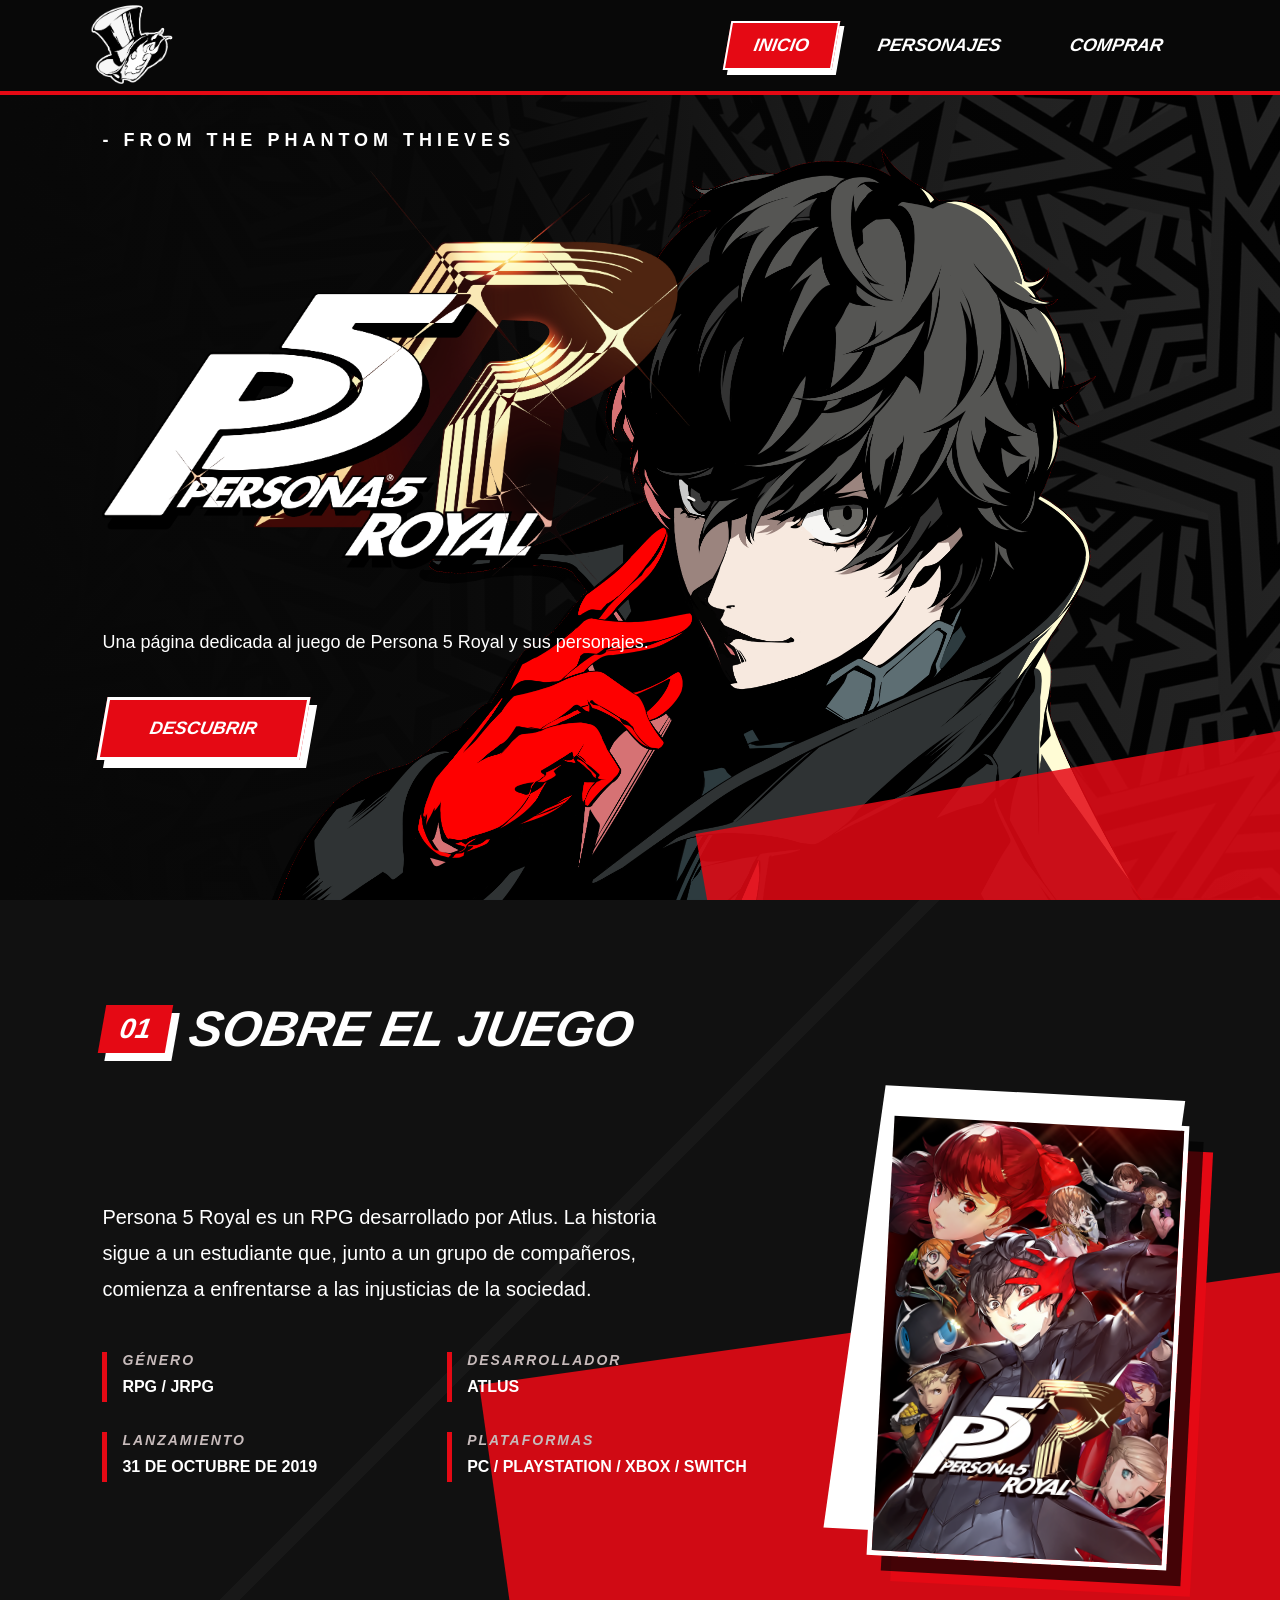
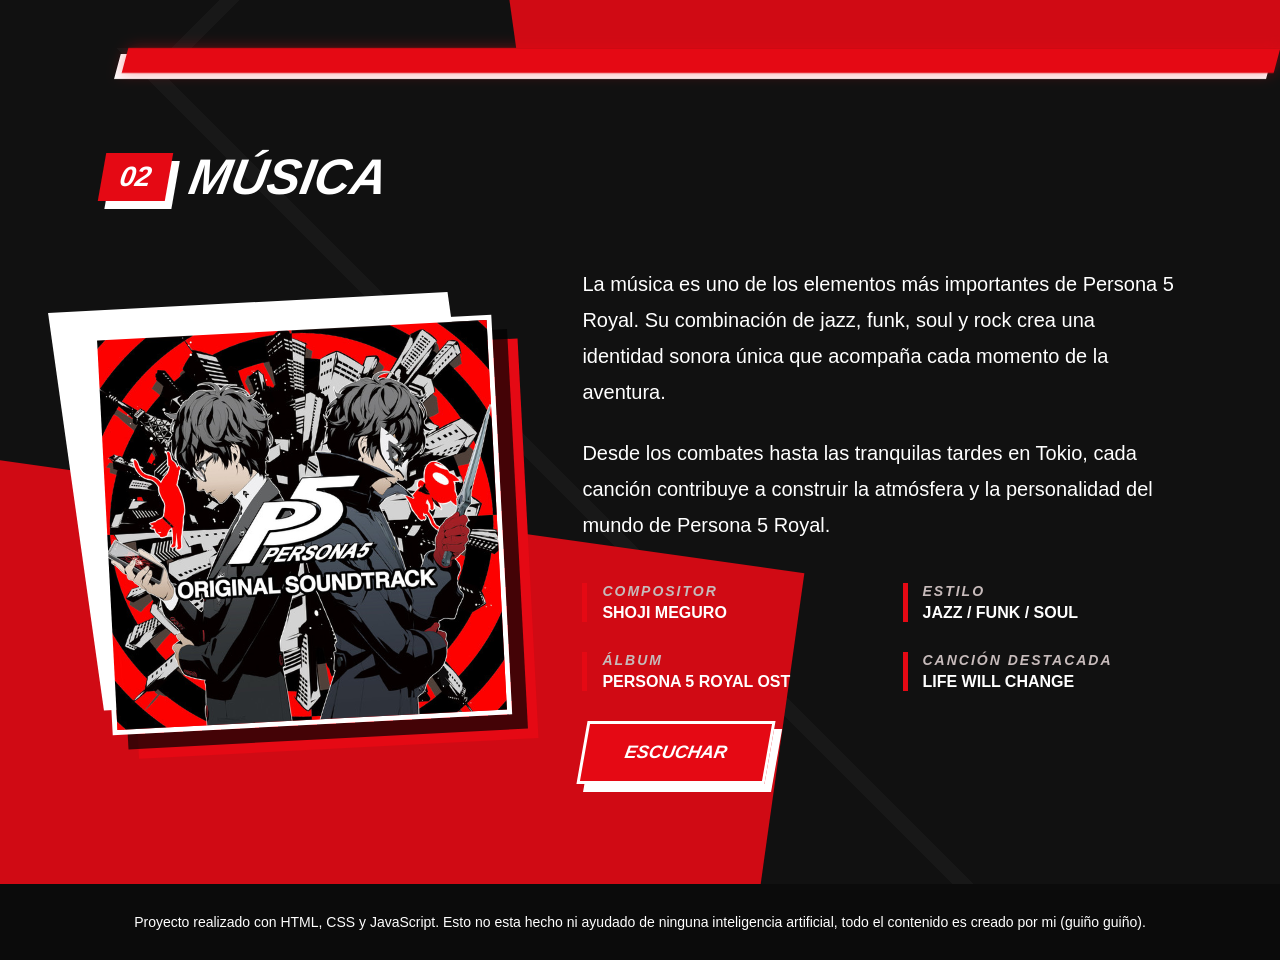
<file: index.html>
<!DOCTYPE html>
<html lang="es">

  <head>
    <meta charset="UTF-8">
    <meta name="viewport" content="width=device-width, initial-scale=1.0">

    <title>Persona 5 Royal</title>
    <link rel="icon" href="images/ui/Phantom-Thieves-of-Hearts-Logo.png" type="image/png">

    <link rel="stylesheet" href="css/style.css">
    <link rel="stylesheet" href="css/stylePersonajes.css">
    <link rel="stylesheet" href="css/animations.css">
  </head>

    <!-- | + |====================|| NAVBAR ||====================| + | -->
  <body>

    <header class="navbar">

      <a href="index.html" class="logo">
        <img
          src="images/ui/Phantom-Thieves-of-Hearts-Logo.png"
          alt="Persona 5 Royal"
        >
      </a>

    <nav class="nav-menu">
      <a href="index.html" class="nav-link active">
        INICIO
      </a>

      <a href="personajes.html" class="nav-link">
        PERSONAJES
      </a>

      <a href="https://store.steampowered.com/app/1687950/Persona_5_Royal/" target="_blank" class="nav-link">
        COMPRAR
      </a>
    </nav>

    </header>

    <!-- | + |====================|| HERO ||====================| + | -->

    <main>

      <section class="hero">

        <div class="hero-character">
          <img src="images/ui/joker-hero.png" alt="Joker hero"
          class="hero-character-image">
        </div>

        <div class="hero-content">
          <p class="hero-subtitle">
            - FROM THE PHANTOM THIEVES
          </p>
          <img
            src="images/ui/persona5-royal-logo.png"
            alt="Persona 5 Royal"
            class="hero-logo"
          >

          <p class="hero-description">
            Una página dedicada al juego de Persona 5 Royal y
            sus personajes.
          </p>

          <a href="#sobre-el-juego" class="hero-button">
            DESCUBRIR
          </a>
        </div>

      </section>

<!-- | + |====================|| SOBRE EL JUEGO (ABOUT) ||====================| + | -->

      <section id="sobre-el-juego" class="about">

        <div class="about-background-shape"></div>

        <div class="section-title">
          <span>01</span>
          <h2>SOBRE EL JUEGO</h2>
        </div>

        <div class="about-content">

          <div class="about-info">

            <p>
              Persona 5 Royal es un RPG desarrollado por Atlus.
              La historia sigue a un estudiante que, junto a un grupo
              de compañeros, comienza a enfrentarse a las injusticias
              de la sociedad.
            </p>

            <div class="game-details">

              <div class="game-detail">
                <span>GÉNERO</span>
                <p>RPG / JRPG</p>
              </div>

              <div class="game-detail">
                <span>DESARROLLADOR</span>
                <p>ATLUS</p>
              </div>

              <div class="game-detail">
                <span>LANZAMIENTO</span>
                <p>31 DE OCTUBRE DE 2019</p>
              </div>

              <div class="game-detail">
                <span>PLATAFORMAS</span>
                <p>PC / PLAYSTATION / XBOX / SWITCH</p>
              </div>

            </div>

          </div>

          <div class="about-image">
            <img
              src="images/ui/portada-persona5-royal.png"
              alt="Portada de Persona 5 Royal"
            >
          </div>

        </div>

      </section>

<!-- | + |====================|| FRANJA SEPARADORA ||====================| + | -->

      <div class="p5-divider-container">
        <div class="p5-divider-line"></div>
      </div>

<!-- | + |====================|| MÚSICA ||====================| + | -->

      <section id="musica" class="music">

        <div class="music-background-shape"></div>

          <div class="section-title">
            <span>02</span>
            <h2>MÚSICA</h2>
          </div>

          <div class="music-content">

            <div class="music-image">
              <img
                src="images/ui/music.png"
                alt="Música de Persona 5 Royal"
              >
            </div>

            <div class="music-info">
              <p>
                La música es uno de los elementos más importantes de
                Persona 5 Royal. Su combinación de jazz, funk, soul y
                rock crea una identidad sonora única que acompaña cada
                momento de la aventura.
              </p>

              <p>
                Desde los combates hasta las tranquilas tardes en Tokio,
                cada canción contribuye a construir la atmósfera y la
                personalidad del mundo de Persona 5 Royal.
              </p>

                <div class="music-details">
                  <div class="music-detail">
                    <span>COMPOSITOR</span>
                    <p>SHOJI MEGURO</p>
                  </div>

                  <div class="music-detail">
                    <span>ESTILO</span>
                    <p>JAZZ / FUNK / SOUL</p>
                  </div>

                  <div class="music-detail">
                    <span>ÁLBUM</span>
                    <p>PERSONA 5 ROYAL OST</p>
                  </div>

                  <div class="music-detail">
                    <span>CANCIÓN DESTACADA</span>
                    <p>LIFE WILL CHANGE</p>
                  </div>

                  <a href="https://open.spotify.com/intl-es/album/4pJT0WKggr4xk149X8A6KC?si=cnXYqS-QQ_GDL9rL55k0Cw" target="_blank" class="music-button">
                    ESCUCHAR
                  </a>
                </div>

              </div>

            </div>

      </section>

    <!-- | + |====================|| FOOTER ||====================| + | -->

      <footer>
        <p>
          Proyecto realizado con HTML, CSS y JavaScript.
          Esto no esta hecho ni ayudado de ninguna inteligencia artificial, todo el contenido es creado por mi (guiño guiño).
        </p>
    </footer>

    <script src="js/main.js"></script>

  </body>

</html>
</file>
<file: css/style.css>
/*| + |====================|| RESET ||====================| + |*/

* {
  margin: 0;
  padding: 0;
  box-sizing: border-box;
}

html {
  scroll-behavior: smooth;
}

body {
  background-color: #111111;
  color: #ffffff;
  font-family: Arial, sans-serif;
}

/*| + |====================|| RESPONSIVE DESIGN GENERAL ||====================| + |*/

/* Monitores muy grandes (Pantallas > 1400px) */
@media (min-width: 1400px) {
  .hero-content, .about-content, .music-content {
    max-width: 1300px;
  }
}

/* Tablets / Monitores pequeños (Máximo 1024px) */
@media (max-width: 1024px) {
  .navbar {
    padding: 0 4%;
    height: 80px;
  }

  .nav-link {
    padding: 8px 16px;
    font-size: 15px;
  }

  .hero {
    padding-top: 100px;
  }

  .hero-character {
    right: -5%;
    opacity: 0.6; /* Transparencia ligera si colisiona con el texto */
  }

  .about-content, .music-content {
    gap: 40px;
  }
}

/* Tablets en vertical y móviles grandes (Máximo 768px) */
@media (max-width: 768px) {
  .navbar {
    flex-direction: column;
    height: auto;
    padding: 15px 5%;
    gap: 10px;
  }

  .logo img {
    width: 65px;
  }

  .nav-menu {
    gap: 8px;
    flex-wrap: wrap;
    justify-content: center;
  }

  .nav-link {
    padding: 6px 12px;
    font-size: 14px;
  }

  .hero {
    flex-direction: column;
    justify-content: center;
    text-align: center;
    padding: 120px 5% 60px;
  }

  .hero-character {
    position: relative;
    right: auto;
    bottom: auto;
    height: 300px;
    margin-top: 20px;
    opacity: 1;
  }

  .hero-content {
    max-width: 100%;
  }

  .hero-logo {
    width: 80%;
    margin: 0 auto 20px;
  }

  .hero-description {
    margin: 0 auto 30px;
  }

  .about-content, .music-content {
    flex-direction: column;
    text-align: center;
    gap: 40px;
  }

  .about-image, .music-image {
    transform: rotate(0deg);
  }

  .about-image img, .music-image img {
    width: 100%;
    max-width: 320px;
    height: auto;
    margin: 0 auto;
  }

  .game-details, .music-details {
    grid-template-columns: 1fr;
    text-align: left;
  }

  .section-title {
    justify-content: center;
  }

  .section-title h2 {
    font-size: 32px;
  }

  .section-title span {
    font-size: 22px;
  }
}

/* Teléfonos móviles pequeños (Máximo 480px) */
@media (max-width: 480px) {
  .hero-subtitle {
    font-size: 14px;
    letter-spacing: 2px;
  }

  .hero-button, .music-button {
    padding: 12px 25px !important;
    font-size: 15px;
  }

  .about, .music {
    padding: 60px 4%;
  }

  .about-info > p, .music-info > p {
    font-size: 16px;
  }

  footer p {
    font-size: 12px;
  }
}

/*| + |====================|| NAVBAR ||====================| + |*/

.navbar {
  position: fixed;
  top: 0;
  left: 0;
  width: 100%;
  height: 95px;
  display: flex;
  align-items: center;
  justify-content: space-between;
  padding: 0 7%;
  background-color: #080808;
  border-bottom: 4px solid #e50914;
  z-index: 5;
}

/*=========|| LOGO ||=========*/

.logo {
  display: flex;
  align-items: center;
  height: 100%;
}

.logo img {
  width: 85px;
  height: auto;
  display: block;
  transition: transform 0.2s ease;
}

.logo:hover img {
  transform: rotate(-4deg) scale(1.05);
}

/*=========|| MENU ||=========*/

.nav-menu {
  display: flex;
  align-items: center;
  gap: 15px;
}

/*=========|| LINKS ||=========*/

.nav-link {
  position: relative;
  display: block;
  padding: 12px 25px;
  color: white;
  text-decoration: none;
  font-size: 18px;
  font-weight: 900;
  font-style: italic;
  transform: skew(-10deg);
  text-align: center;
  border: 2px solid transparent;
  
  /* Transición suave para movimiento y sombra */
  transition:
    background-color 0.2s ease,
    transform 0.2s ease,
    box-shadow 0.2s ease,
    border-color 0.2s ease;
}

/* Estado al pasar el mouse (Hover) */
.nav-link:hover {
  background-color: #e50914;
  border-color: #ffffff;
  /* Se eleva hacia arriba e izquierda y despliega la sombra blanca */
  transform: skew(-10deg) translate(-3px, -3px);
  box-shadow: 6px 6px 0 #ffffff;
}

/* Estado activo (Página actual) */
.nav-link.active {
  background-color: #e50914;
  border-color: #ffffff;
  box-shadow: 5px 5px 0 #ffffff;
}

/*| + |====================|| HERO ||====================| + |*/

.hero {
  position: relative;
  min-height: 100vh;
  display: flex;
  align-items: center;
  padding: 70px 8% 80px;
  overflow: hidden;
  background-color: #080808;
  background-image:
    linear-gradient(
      90deg,
      rgba(8, 8, 8, 1) 0%,
      rgba(8, 8, 8, 0.95) 35%,
      rgba(8, 8, 8, 0.35) 70%,
      rgba(8, 8, 8, 0.1) 100%
    ),
    url("../images/backgrounds/hero.PNG");
  background-size: cover;
  background-position: center;
}

.hero-character {
  position: absolute;
  right: 5%;
  bottom: 0;
  height: 90%;
  z-index: 1;
  pointer-events: none;
}

.hero-character img {
  height: 100%;
  width: auto;
  object-fit: contain;
  filter: drop-shadow(-10px 10px 0 rgba(0, 0, 0, 0.7));
}

.hero-content {
  position: relative;
  z-index: 3;
  max-width: 650px;
  animation: aparecer 0.8s ease-out;
}

.hero::after {
  content: "";
  position: absolute;
  right: -16%;
  bottom: -20%;
  width: 60%;
  height: 35%;
  background-color: #e50914;
  transform: rotate(-10deg);
  opacity: 0.85;
  z-index: 2;
}

.hero-subtitle {
  font-size: 18px;
  font-weight: bold;
  letter-spacing: 5px;
  margin-bottom: 20px;
}

.hero-logo {
  width: 600px;
  max-width: 100%;
  margin-bottom: 40px;
}

.hero-description {
  max-width: 550px;
  font-size: 18px;
  line-height: 1.6;
  margin-bottom: 40px;
}

.hero-button {
  position: relative;
  display: inline-block;
  padding: 18px 45px;
  background-color: #e50914;
  color: white;
  text-decoration: none;
  font-size: 18px;
  font-weight: 900;
  font-style: italic;
  transform: skew(-10deg);
  border: 3px solid white;
  box-shadow: 8px 8px 0 #ffffff;
  transition:
    transform 0.2s ease,
    box-shadow 0.2s ease;
}

.hero-button:hover {
  transform: skew(-10deg) translate(-4px, -4px);
  box-shadow: 12px 12px 0 #ffffff;
}

/*| + |====================|| SOBRE EL JUEGO (ABOUT) ||====================| + | */

.about {
  position: relative;
  min-height: 650px;
  padding: 100px 8%;
  background-color: #111111;
  overflow: hidden;
}

.section-title {
  display: flex;
  align-items: center;
  gap: 20px;
  margin-bottom: 40px;
}

.section-title span {
  font-size: 45px;
  font-weight: bold;
}

.section-title h2 {
  font-size: 40px;
  font-style: italic;
}

.about p {
  max-width: 800px;
  font-size: 20px;
  line-height: 1.8;
}

/**/

.about-content {
  display: flex;
  align-items: center;
  gap: 70px;
  max-width: 1200px;
  margin: 0 auto;
}

/*=========|| ABOUT BACKGROUND ||=========*/

.about::before {
  content: "";
  position: absolute;
  inset: 0;
  background: linear-gradient(
    135deg,
    transparent 0%,
    transparent 45%,
    rgba(255, 255, 255, 0.03) 45%,
    rgba(255, 255, 255, 0.03) 46%,
    transparent 46%
  );
  pointer-events: none;
}

/* Forma roja de fondo */
.about-background-shape {
  position: absolute;
  right: -10%;
  bottom: -25%;
  width: 70%;
  height: 70%;
  background-color: #e50914;
  transform: rotate(-8deg);
  opacity: 0.9;
  z-index: 0;
}

/*=========|| SECTION TITLE ||=========*/

.section-title {
  position: relative;
  z-index: 2;
  display: flex;
  align-items: center;
  gap: 20px;
  margin-bottom: 60px;
}

.section-title span {
  padding: 8px 18px;
  background-color: #e50914;
  color: white;
  font-size: 28px;
  font-weight: 900;
  font-style: italic;
  transform: skew(-10deg);
  box-shadow: 8px 8px 0 white;
}

.section-title h2 {
  font-size: 50px;
  font-style: italic;
  font-weight: 900;
  transform: skew(-10deg);
}

/*=========|| ABOUT IMAGE ||=========*/

.about-image {
  position: relative;
  flex-shrink: 0;
  transform: rotate(3deg);
}

/* Diagonal blanca detrás de la portada */

.about-image::before {
  content: "";
  position: absolute;
  top: -25px;
  left: -25px;
  width: 100%;
  height: 100%;
  background-color: white;
  transform: skew(-5deg);
  z-index: -1;
}

/* Sombra roja */

.about-image::after {
  content: "";
  position: absolute;
  bottom: -25px;
  right: -25px;
  width: 100%;
  height: 100%;
  background-color: #e50914;
  z-index: -2;
}

.about-image img {
  display: block;
  width: 300px;
  height: auto;
  border: 5px solid white;
  box-shadow: 15px 15px 0 rgba(0, 0, 0, 0.7);
}

/*=========|| ABOUT CONTENT ||=========*/

.about-content {
  position: relative;
  z-index: 2;
  display: flex;
  align-items: center;
  justify-content: space-between;
  max-width: 1200px;
  margin: 0 auto;
  gap: 80px;
}

/*=========|| ABOUT INFO ||=========*/

.about-info {
  max-width: 650px;
}

.about-info > p {
  max-width: 600px;
  margin-bottom: 45px;
  font-size: 20px;
  line-height: 1.8;
}

/*=========|| GAME DETAILS ||=========*/

.game-details {
  display: grid;
  grid-template-columns: repeat(2, 1fr);
  gap: 30px 45px;
}

.game-detail {
  border-left: 5px solid #e50914;
  padding-left: 15px;
}

.game-detail span {
  display: block;
  margin-bottom: 5px;
  color: #c7bbbb;
  font-size: 14px;
  font-weight: 900;
  font-style: italic;
  letter-spacing: 2px;
}

.game-detail p {
  font-size: 16px;
  font-weight: bold;
}

/*| + |====================|| FRANJA SEPARADORA ||====================| + |*/

.p5-divider-container {
  position: relative;
  width: 100%;
  height: 0px;
  background-color: transparent;
  margin-top: -15px;
  overflow: visible;
  z-index: 5;
}

.p5-divider-line {
  position: absolute;
  top: 10;
  right: 0.2%;
  width: 90%;
  height: 25px;
  background-color: #e50914;
  transform: skew(-15deg);
  box-shadow:
    0 0 15px rgba(229, 9, 20, 0.4),
    -6px 6px 0 #ffffff;
}

/*| + |====================|| MÚSICA ||====================| + |*/

.music {
  position: relative;
  min-height: 650px;
  padding: 100px 8%;
  background-color: #111111;
  overflow: hidden;
}

/*=========|| MUSIC BACKGROUND||=========*/

.music::before {
  content: "";
  position: absolute;
  inset: 0;
  background: linear-gradient(
    -315deg,
    transparent 0%,
    transparent 45%,
    rgba(255, 255, 255, 0.03) 45%,
    rgba(255, 255, 255, 0.03) 46%,
    transparent 46%
  );
  pointer-events: none;
}

/* Forma roja de fondo */
.music-background-shape {
  position: absolute;
  left: -10%;
  bottom: -25%;
  width: 70%;
  height: 70%;
  background-color: #e50914;
  transform: rotate(8deg);
  opacity: 0.9;
  z-index: 0;
}

/*=========|| MUSIC CONTENT ||=========*/

.music-content {
  position: relative;
  z-index: 2;
  display: flex;
  align-items: center;
  max-width: 1200px;
  margin: 0 auto;
  gap: 80px;
}

/*=========|| MUSIC IMAGE ||=========*/

.music-image {
  position: relative;
  flex-shrink: 0;
  transform: rotate(-3deg);
  margin: 20px 0;
}

/* Diagonal blanca */
.music-image::before {
  content: "";
  position: absolute;
  top: -25px;
  left: -25px;
  width: 100%;
  height: 100%;
  background-color: white;
  transform: skew(5deg);
  z-index: -1;
}

/* Sombra roja */
.music-image::after {
  content: "";
  position: absolute;
  bottom: -25px;
  right: -25px;
  width: 100%;
  height: 100%;
  background-color: #e50914;
  z-index: -2;
}

.music-image img {
  display: block;
  width: 400px;
  height: 400px;
  object-fit: cover;
  border: 5px solid white;
  box-shadow: 15px 15px 0 rgba(0, 0, 0, 0.7);
}

/*=========|| MUSIC INFO ||=========*/

.music-info {
  max-width: 650px;
  flex: 1;
}

.music-info > p {
  max-width: 600px;
  margin-bottom: 25px;
  font-size: 20px;
  line-height: 1.8;
}

/*=========|| MUSIC DETAILS ||=========*/

.music-details {
  display: grid;
  grid-template-columns: repeat(2, 1fr);
  gap: 30px 45px;
  margin-top: 40px;
}

.music-detail {
  border-left: 5px solid #e50914;
  padding-left: 15px;
}

.music-detail span {
  display: block;
  margin-bottom: 5px;
  color: #c7bbbb;
  font-size: 14px;
  font-weight: 900;
  font-style: italic;
  letter-spacing: 2px;
}

.music-detail p {
  margin: 0;
  font-size: 16px;
  font-weight: bold;
}

.music-button {
  position: relative;
  display: inline-block;
  width: max-content;
  padding: 18px 40px !important;
  background-color: #e50914;
  color: white;
  text-decoration: none;
  font-size: 18px;
  font-weight: 900;
  font-style: italic;
  transform: skew(-10deg);
  border: 3px solid white;
  box-shadow: 8px 8px 0 #ffffff;
  transition:
    transform 0.2s ease,
    box-shadow 0.2s ease;
}

.music-button:hover {
  transform: skew(-10deg) translate(-4px, -4px);
  box-shadow: 12px 12px 0 #ffffff;
}

/*=========|| RESPONSIVE ||=========*/

@media (max-width: 900px) {
  .music-content {
    flex-direction: column;
    align-items: center;
    gap: 60px;
  }

  .music-info {
    max-width: 700px;
  }
}

@media (max-width: 600px) {
  .music {
    padding: 80px 5%;
  }

  .music-image img {
    width: 270px;
    height: 390px;
  }

  .music-details {
    grid-template-columns: 1fr;
  }

  .music-info > p {
    font-size: 17px;
  }
}

/*| + |====================|| FOOTER ||====================| + |*/

footer {
  padding: 30px;
  text-align: center;
  background-color: #0b0b0b;
}

footer p {
  font-size: 14px;
}
</file>
<file: css/stylePersonajes.css>
/*| + |====================|| RESPONSIVE CARRUSEL Y MODAL ||====================| + |*/

@media (max-width: 1024px) {
  .carousel-section {
    padding: 20px 4%;
  }

  .carousel-wrapper {
    gap: 0;
  }
}

@media (max-width: 768px) {
  .characters-page {
    padding-top: 140px;
  }

  .character-card {
    min-width: 260px;
    max-width: 280px;
  }

  .carousel-btn {
    padding: 10px 14px;
    font-size: 18px;
  }

  .carousel-track-container {
    padding: 15px 10px;
  }

  /* Ajustes del Modal en Móviles */
  .modal-contenido {
    width: 95%;
    height: auto;
    max-height: 85vh;
    overflow-y: auto;
    padding: 20px 15px;
  }

  .modal-cuerpo {
    flex-direction: column;
    gap: 20px;
  }

  .modal-columna-izquierda {
    width: 100%;
    min-width: unset;
  }

  .modal-imagen-container {
    width: 220px;
    height: 300px;
    margin: 0 auto;
  }

  .modal-columna-derecha h2 {
    font-size: 1.4rem;
  }

  .modal-columna-derecha p {
    font-size: 0.85rem;
  }
}

@media (max-width: 480px) {
  .character-card {
    min-width: 230px;
    max-width: 240px;
  }

  .char-portrait img, .char-gameplay img {
    height: 140px;
  }

  .char-single-vertical img {
    height: 280px;
  }

  .char-single-rectangular img {
    height: 170px;
  }

  .carousel-btn {
    display: none; /* Oculta botones en móviles para privilegiar el desplazamiento táctil */
  }

  .carousel-track-container {
    overflow-x: auto; /* Permite scroll táctil natural con el dedo en teléfonos */
    scroll-snap-type: x mandatory;
  }

  .character-card {
    scroll-snap-align: center;
  }
}

.characters-page {
  position: relative;
  padding-top: 100px;
  padding-bottom: 100px;
  background-color: #111111;
  overflow: hidden;
}

.characters-page::before {
  content: "";
  position: absolute;
  inset: 0;
  background: linear-gradient(
    135deg,
    transparent 0%,
    transparent 48%,
    rgba(255, 255, 255, 0.02) 48%,
    rgba(255, 255, 255, 0.02) 50%,
    transparent 50%
  );
  background-size: 30px 30px;
  pointer-events: none;
  z-index: 1;
}

.carousel-section {
  position: relative;
  padding: 30px 8%;
  z-index: 2;
}

.carousel-section::after {
  content: "";
  position: absolute;
  width: 60%;
  height: 80%;
  background-color: #e50914;
  opacity: 0.85;
  z-index: -1;
  pointer-events: none;
}

.carousel-section:nth-child(1)::after {
  right: -10%;
  bottom: 10%;
  transform: rotate(-6deg);
}

.carousel-section:nth-child(2)::after {
  left: -10%;
  top: 20%;
  transform: rotate(6deg);
}

.carousel-section:nth-child(3)::after {
  right: -15%;
  bottom: 0%;
  transform: rotate(-8deg);
}

.carousel-wrapper {
  display: flex;
  align-items: center;
  position: relative;
  gap: -110px;
}

.carousel-track-container {
  overflow: hidden;
  width: 100%;
  padding: 20px 35px 35px 25px;

  /* Valores base */
  --mask-start: 3%;
  --mask-end: 97%;

  -webkit-mask-image: linear-gradient(
    to right,
    transparent 0%,
    black var(--mask-start),
    black var(--mask-end),
    transparent 100%
  );
  mask-image: linear-gradient(
    to right,
    transparent 0%,
    black var(--mask-start),
    black var(--mask-end),
    transparent 100%
  );
}

.carousel-track {
  display: flex;
  gap: 30px;
  padding-right: 25px;
  transition: transform 0.4s cubic-bezier(0.25, 1, 0.5, 1);
}

/*=========|| Tarjeta individual de personaje ||=========*/

.character-card {
  min-width: 320px;
  max-width: 340px;
  background-color: #181818;
  border: 3px solid #ffffff;
  box-shadow: 10px 10px 0 #e50914;
  transform: skew(-4deg);
  transition:
    transform 0.3s ease,
    box-shadow 0.3s ease;
  flex-shrink: 0;
}

.character-card:hover {
  transform: skew(-4deg) translateY(-8px);
  box-shadow: 14px 14px 0 #ffffff;
}

/*=========|| Contenedor de imágenes ||=========*/

.card-images {
  display: flex;
  flex-direction: column;
  gap: 10px;
  padding: 15px;
  background-color: #080808;
  border-bottom: 3px solid #e50914;
}

.char-portrait,
.char-gameplay {
  position: relative;
  overflow: hidden;
  border: 2px solid #ffffff;
}

.char-portrait img,
.char-gameplay img {
  width: 100%;
  height: 180px;
  object-fit: cover;
  display: block;
}

/*=========|| Información del personaje ||=========*/

.card-info {
  padding: 20px 15px;
}

.card-info h3 {
  font-size: 20px;
  font-style: italic;
  font-weight: 900;
  color: #ffffff;
  margin-bottom: 10px;
  background-color: #e50914;
  display: inline-block;
  padding: 4px 10px;
  transform: skew(-6deg);
}

.card-info p {
  font-size: 14px;
  line-height: 1.5;
  color: #cccccc;
}

/*=========|| Botones de navegación del carrusel ||=========*/

.carousel-btn {
  background-color: #e50914;
  color: #ffffff;
  border: 2px solid #ffffff;
  font-size: 24px;
  font-weight: bold;
  padding: 15px 18px;
  cursor: pointer;
  transform: skew(-10deg);
  box-shadow: 4px 4px 0 #ffffff;
  z-index: 10;
  transition:
    transform 0.2s ease,
    background-color 0.2s ease;
}

.carousel-btn:hover {
  background-color: #ffffff;
  color: #e50914;
  transform: skew(-10deg) scale(1.1);
}

/*=========|| Barra de  ||=========*/

.carousel-progress-bar {
  position: relative;
  width: 100%;
  max-width: 100%;
  height: 16px;
  background-color: #000000;
  margin: 30px auto 0;
  border: 2px solid #ffffff;
  transform: skew(-15deg);
  /* Sombra blanca desfasada igual a la franja separadora */
  box-shadow: -5px 5px 0 #ffffff;
  overflow: hidden;
}

.progress-fill {
  height: 100%;
  width: 0%;
  background-color: #e50914;
  /* Brillo e iluminación estilo P5 en el relleno */
  box-shadow: 0 0 12px rgba(229, 9, 20, 0.8);
  transition: width 0.3s cubic-bezier(0.25, 1, 0.5, 1);
}

/*=========|| Imagen única vertical para personajes secundarios ||=========*/

.char-single-vertical {
  position: relative;
  overflow: hidden;
  border: 2px solid #ffffff;
}

.char-single-vertical img {
  width: 100%;
  height: 370px;
  object-fit: cover;
  display: block;
}

/*=========|| Imagen única rectangular para la sección de villanos ||=========*/

.char-single-rectangular {
  position: relative;
  overflow: hidden;
  border: 2px solid #ffffff;
}

.char-single-rectangular img {
  width: 100%;
  height: 220px;
  object-fit: cover;
  display: block;
}

/*====================================================================*/

/* ==================== MODAL ESTILO PERSONA 5 ROYAL ==================== */

/* Fondo general oscuro con z-index alto */
.modal {
  display: none;
  position: fixed;
  top: 0;
  left: 0;
  width: 100%;
  height: 100%;
  background-color: rgba(0, 0, 0, 0.85);
  z-index: 10000;
  align-items: center;
  justify-content: center;
}

.modal.activo {
  display: flex !important;
}

/* Marco principal del modal estilo P5R (Negro y Rojo con inclinación) */
.modal-contenido {
  background: linear-gradient(-105deg, #000000 50%, #e60012 50%);
  border: 4px solid #ffffff;
  box-shadow: 10px 10px 0px #e60012;
  width: 90%;
  height: 800px;
  max-width: 1200px;
  max-height: 90vh;
  padding: 30px 25px 25px 25px;
  position: relative;
  transform: rotate(-1deg);
  overflow: hidden;
  box-sizing: border-box;
}

/* Botón de cerrar (X) en la esquina superior derecha */
.modal-cerrar {
  position: absolute;
  top: 10px;
  right: 15px;
  font-size: 28px;
  font-weight: 900;
  color: #ffffff;
  background-color: #ff0000;
  width: 35px;
  height: 35px;
  display: flex;
  align-items: center;
  justify-content: center;
  cursor: pointer;
  transform: rotate(5deg);
  clip-path: polygon(10% 0, 100% 0, 90% 100%, 0 100%);
  transition: transform 0.2s ease, background-color 0.2s ease;
}

.modal-cerrar:hover {
  background-color: #ffffff;
  color: #ff0000;
  transform: rotate(0deg) scale(1.1);
}

/* Disposición interna */
.modal-cuerpo {
  display: flex;
  gap: 25px;
  align-items: center;
}

/* Columna Izquierda: Imagen y Botón */
.modal-columna-izquierda {
  width: 300px;
  min-width: 300px;
  height: 100%;
  flex: 1;
  display: flex;
  flex-direction: column;
  align-items: center;
  gap: 15px;
}

.modal-imagen-container {
  position: relative;
  width: 100%;
  height: 100%;
  aspect-ratio: 2/3;
  background-color: #111111;
  background-image: url("../images/backgrounds/stars_character.png");
  background-size: cover;
  background-position: center;
  background-repeat: no-repeat;
  border: 3px solid #ffffff;
  box-shadow: 5px 5px 0px #ff0000;
  overflow: visible;
  padding: 10px;
  box-sizing: border-box;
}

.modal-imagen-container img {
  width: 100%;
  height: 100%;
  object-fit: cover;
  overflow: hidden;
}

/* Botón de Acción Estilo P5R */
.btn-estilo {
  position: relative;
  width: 100%;
  padding: 12px 20px;
  background-color: #ffffff;
  color: #000000;
  font-weight: 900;
  font-size: 1.1rem;
  text-transform: uppercase;
  font-style: italic;
  letter-spacing: 1px;
  border: 3px solid #000000;
  cursor: pointer;
  /* Inclinación al estilo P5R */
  transform: skewX(-12deg);
  /* Sombra sólida inferior por defecto */
  box-shadow: 4px 4px 0px #ffffff;
  transition: background-color 0.15s ease, color 0.15s ease, transform 0.15s cubic-bezier(0.25, 1, 0.5, 1), box-shadow 0.15s ease;
  outline: none;
}

/* Efecto Hover: Cambio de color, desplazamiento y sombra más marcada hacia abajo */
.btn-estilo:hover {
  background-color: #ff0000;
  color: #ffffff;
  border-color: #ffffff;
  /* Se desplaza ligeramente hacia arriba e izquierda */
  transform: skewX(-12deg) translate(-3px, -3px);
  /* La sombra proyectada hacia abajo a la derecha crece */
  box-shadow: 7px 7px 0px #ffffff;
  animation: p5r-shake 0.2s ease-in-out;
}

/* Efecto Click (Active): Se presiona hacia la sombra */
.btn-estilo:active {
  transform: skewX(-12deg) translate(2px, 2px);
  box-shadow: 2px 2px 0px #ffffff;
}

/* Micro-animación de temblor rápido al pasar el cursor */
@keyframes p5r-shake {
  0% { transform: skewX(-12deg) translate(-3px, -3px); }
  25% { transform: skewX(-10deg) translate(-5px, -2px); }
  50% { transform: skewX(-14deg) translate(-1px, -4px); }
  75% { transform: skewX(-11deg) translate(-4px, -1px); }
  100% { transform: skewX(-12deg) translate(-3px, -3px); }
}

/* Columna Derecha: Texto e Información */
.modal-columna-derecha {
  flex: 1.5;
  color: #ffffff;
  display: flex;
  flex-direction: column;
  gap: 15px;
}

/* Título con parche de contraste negro/blanco */
.modal-columna-derecha h2 {
  font-size: 1.8rem;
  font-weight: 900;
  font-style: italic;
  text-transform: uppercase;
  color: #000000;
  background-color: #ffffff;
  display: inline-block;
  padding: 5px 15px;
  margin: 0;
  transform: rotate(-1deg) skewX(-5deg);
  box-shadow: 4px 4px 0px #ff0000;
  width: fit-content;
}

/* Descripción del personaje */
.modal-columna-derecha p {
  font-size: 0.95rem;
  line-height: 1.6;
  color: #dddddd;
  background-color: rgba(20, 20, 20, 0.9);
  padding: 15px;
  border-left: 4px solid #ff0000;
  margin: 0;
}

/* Adaptación Responsive */
@media (max-width: 650px) {
  .modal-cuerpo {
    flex-direction: column;
  }
  
  .modal-contenido {
    transform: rotate(0deg);
    clip-path: none;
  }
}

/* Asegura posicionamiento de los botones dentro de la foto */

.modal-galeria-wrapper {
  position: relative;
  width: 100%;
}

.modal-imagen-container img {
  width: 100%;
  height: 100%;
  object-fit: contain;
  position: relative;
  z-index: 2;
  display: block;
}

/* Botones / Flechas de navegación sobre la imagen */
.modal-nav-btn {
  position: absolute;
  top: 50%;
  transform: translateY(-50%) skewX(-5deg);
  background-color: #000000;
  color: #ffffff;
  border: 2px solid #ff0000;
  font-size: 1.2rem;
  font-weight: 900;
  padding: 8px 12px;
  cursor: pointer;
  z-index: 10;
  box-shadow: 3px 3px 0px #ffffff;
  transition: background-color 0.2s ease, color 0.2s ease;
}

.modal-nav-btn:hover {
  background-color: #ff0000;
  color: #ffffff;
}

.modal-nav-btn.prev {
  left: -15px;
}

.modal-nav-btn.next {
  right: -15px;
}

/* Ocultar flechas cuando solo hay 1 imagen */
.modal-nav-btn.oculto {
  display: none !important;
}

/* Contenedor general de especificaciones */
.modal-specs-container {
  display: flex;
  flex-direction: column;
  gap: 8px;
  margin: 5px 0 10px 0;
}

/* Fila individual con la barrita roja al frente */
.spec-item {
  display: flex;
  align-items: center;
  gap: 10px;
}

/* Barrita roja decorativa */
.spec-bar {
  width: 6px;
  height: 22px;
  background-color: #ff0000;
  transform: skewX(-10deg);
  box-shadow: 2px 2px 0px #ffffff;
  flex-shrink: 0;
}

/* Texto de la especificación (Arcana / Persona) */
.spec-text {
  font-size: 0.9rem;
  font-weight: 800;
  font-style: italic;
  text-transform: uppercase;
  color: #ffffff;
  background-color: #000000;
  padding: 4px 10px;
  border: 1px solid #ff0000;
  transform: skewX(-5deg);
  box-shadow: 2px 2px 0px #ffffff;
  display: inline-block;
}

.spec-text span {
  color: #ff0000; /* Resalta las etiquetas ARCANA: y PERSONA: */
}
</file>
<file: css/animations.css>
/* ==================== ANIMACIONES ==================== */

.hero-content {
    animation: aparecer 0.8s ease-out;
}

@keyframes aparecer {

    from {
        opacity: 0;
        transform: translateX(-50px);
    }

    to {
        opacity: 1;
        transform: translateX(0);
    }

}

/*=========|| DECLARACIÓN DE VARIABLES PARA ANIMAR MÁSCARAS ||=========*/

@property --mask-start {
  syntax: '<percentage>';
  inherits: false;
  initial-value: 3%;
}

@property --mask-end {
  syntax: '<percentage>';
  inherits: false;
  initial-value: 97%;
}

/*=========|| TRANSICIÓN DE MÁSCARA DEL CARRUSEL ||=========*/

.carousel-track-container {
  /* Transición sobre las variables animables */
  transition: --mask-start 0.3s ease, --mask-end 0.3s ease;
}

/* Al estar al INICIO: Transiciona el lado izquierdo */
.carousel-track-container.at-start {
  --mask-start: 0%;
  --mask-end: 97%;
}

/* Al estar al FINAL: Transiciona el lado derecho */
.carousel-track-container.at-end {
  --mask-start: 3%;
  --mask-end: 100%;
}
</file>
